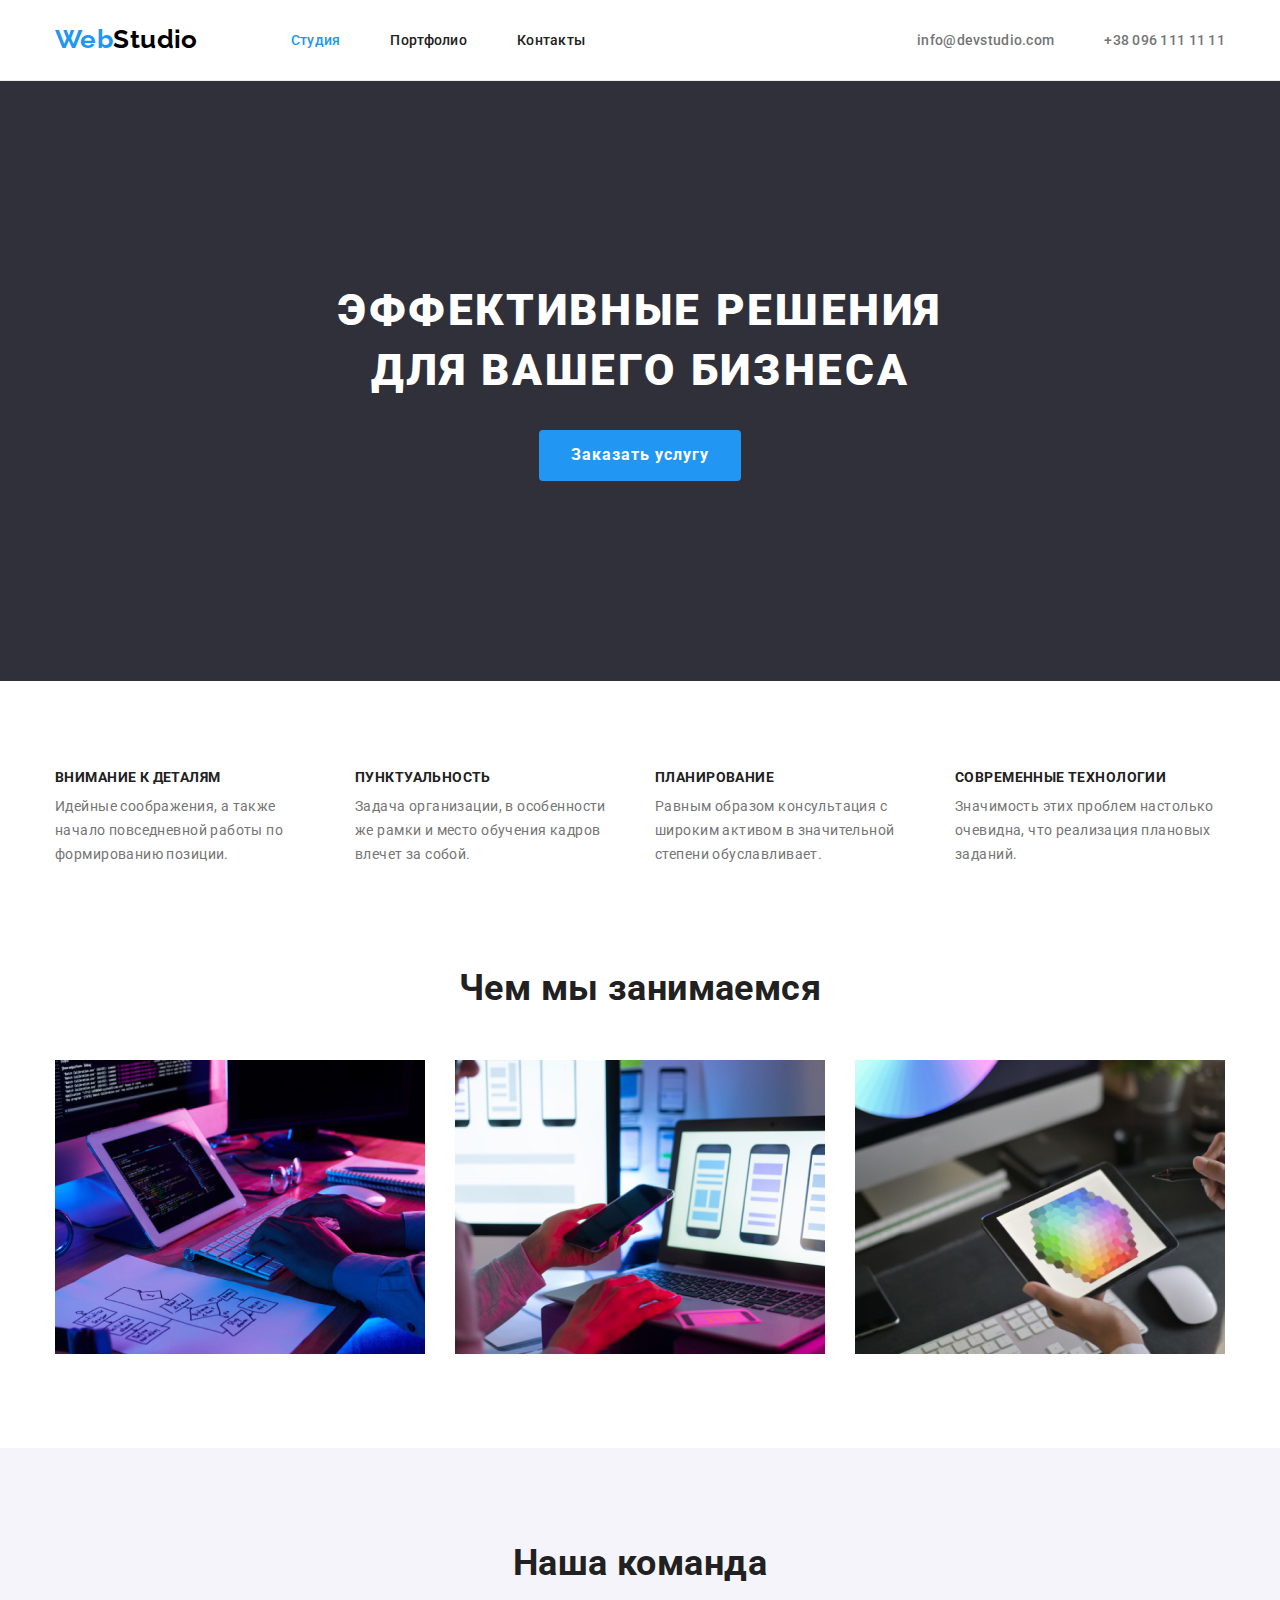
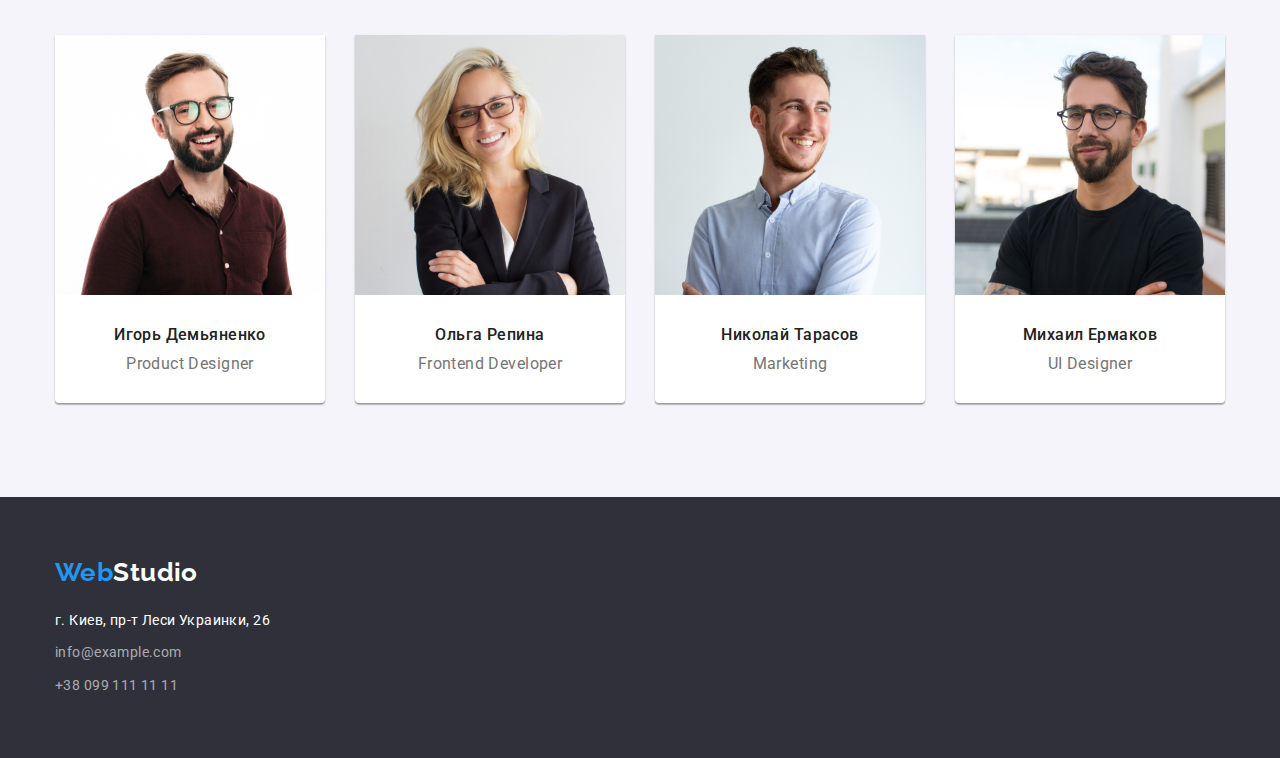
<file: index.html>
<!DOCTYPE html>
<html lang="ru">
<head>
    <meta charset="UTF-8">
    <meta name="viewport" content="width=device-width, initial-scale=1.0">
    <title>WebStudio</title>
    <link rel="stylesheet" href="https://cdnjs.cloudflare.com/ajax/libs/modern-normalize/1.0.0/modern-normalize.min.css">
    <link rel="preconnect" href="https://fonts.gstatic.com">
    <link href="https://fonts.googleapis.com/css2?family=Raleway:wght@700&family=Roboto:wght@400;500;700;900&display=swap" rel="stylesheet">
    <link rel="stylesheet" href="./css/style.css">
</head>
<body>
    <!-- Шапка сайта -->
    <header>
        <div class="container">
            <nav class="nav">
                <a href="./index.html" class="logo link" lang="en">Web<span class="header-studio">Studio</span></a>
                <ul class="list nav-list">
                    <li><a href="./index.html" class="current link">Студия</a></li>
                    <li><a href="./portfolio.html" class="nav-link link">Портфолио</a></li>
                    <li><a href="" class="nav-link link">Контакты</a></li>
                </ul>
            </nav>
            <ul class="list list-contacts">
                <li><a href="mailto:info@devstudio.com"  class="contacts link" target="_blank" lang="en">info@devstudio.com</a></li>
                <li><a href="tel:+380961111111" class="contacts link">+38 096 111 11 11</a></li>                    
            </ul>
        </div>
    </header>
    <main>
        <!-- Герой -->
        <section class="hero">
            <div class="container">               
                <div class="hero-object">
                    <h1 class="hero-title">Эффективные решения для вашего бизнеса</h1>
                    <button type="button" class="button hero-button">Заказать услугу</button>
                </div>
            </div>
        </section>
        <!-- Особенности -->
        <section class="features">
            <div class="container">
                <h2 class="section-title visually-hidden">Особенности</h2>
                <ul class="features-list list">
                    <li>
                        <h3 class="features-title">Внимание к деталям</h3>
                        <p class="features-text">Идейные соображения, а также начало повседневной работы по формированию позиции.</p>
                    </li>
                    <li>
                        <h3 class="features-title">Пунктуальность</h3>
                        <p class="features-text">Задача организации, в особенности же рамки и место обучения кадров влечет за собой.</p>
                    </li>
                    <li>
                        <h3 class="features-title">Планирование</h3>
                        <p class="features-text">Равным образом консультация с широким активом в значительной степени обуславливает.</p>
                    </li>
                    <li>
                        <h3 class="features-title">Современные технологии</h3>
                        <p class="features-text">Значимость этих проблем настолько очевидна, что реализация плановых заданий.</p>
                    </li>
                </ul>
            </div>
        </section>
        <!-- Чем мы занимаемся -->
        <section class="we-doing">
            <div class="container">
                <h2 class="section-title">Чем мы занимаемся</h2>
                <ul class="we-doing-list list">
                    <li>
                        <img src="./images/what-are-we-doing/box-1.jpg" alt="Разработчик верстает сайт" class="list-foto" width="370" height="294"/>
                    </li>
                    <li>
                        <img src="./images/what-are-we-doing/box-2.jpg" alt="Разработчик создает мобильное приложения" class="list-foto" width="370" height="294"/>
                    </li>
                    <li>
                        <img src="./images/what-are-we-doing/box-3.jpg" alt="Дизайнер выбирает цвет на палитре" class="list-foto" width="370" height="294"/>
                    </li>
                </ul>
            </div>
        </section>
        <!-- Наша команда -->
        <section class="team">
            <div class="container">
                <h2 class="section-title">Наша команда</h2>
                <ul class="team-list list">
                    <li>
                        <img src="./images/our-team/team-card-1.jpg"  alt="Фото Игоря Демьяненко" class="team-foto" width="270" height="260"/>
                        <div class="taem-card">
                            <h3 class="team-name">Игорь Демьяненко</h3>
                            <p class="team-position" lang="en">Product designer</p>
                        </div>
                    </li>
                    <li>
                        <img src="./images/our-team/team-card-2.jpg" alt="Фото Ольги Репиной" class="team-foto"  width="270" height="260"/>
                        <div class="taem-card">
                            <h3 class="team-name">Ольга Репина</h3>
                            <p class="team-position" lang="en">Frontend developer</p>
                        </div>
                    </li>
                    <li>
                        <img src="./images/our-team/team-card-3.jpg" alt="Фото Николая Тарасова" class="team-foto"  width="270" height="260"/>
                        <div class="taem-card">
                            <h3 class="team-name">Николай Тарасов</h3>
                            <p class="team-position" lang="en">Marketing</p>
                        </div>
                    </li>
                    <li>
                        <img src="./images/our-team/team-card-4.jpg" alt="Фото Михаила Ермакова" class="team-foto"  width="270" height="260"/>
                        <div class="taem-card">
                            <h3 class="team-name">Михаил Ермаков</h3>
                            <p class="team-position" lang="en">UI designer</p>
                        </div>
                    </li>
                </ul>
            </div>
        </section>
    </main>
    <!-- Подвал -->
    <footer class="footer">
        <div class="container">            
            <a href="./index.html" class="logo link" lang="en">Web<span class="footer-studio">Studio</span></a>
            <address class="footer-address">г. Киев, пр-т Леси Украинки, 26</address>
            <ul class="list">
                <li class="element-list">
                    <a href="mailto:info@example.com" class="footer-email link" target="_blank" lang="en">info@example.com</a>
                </li>
                <li>
                    <a href="tel:+380991111111" class="footer-email link end">+38 099 111 11 11</a>
                </li>
            </ul>            
        </div>
    </footer>
</body>
</html>
</file>
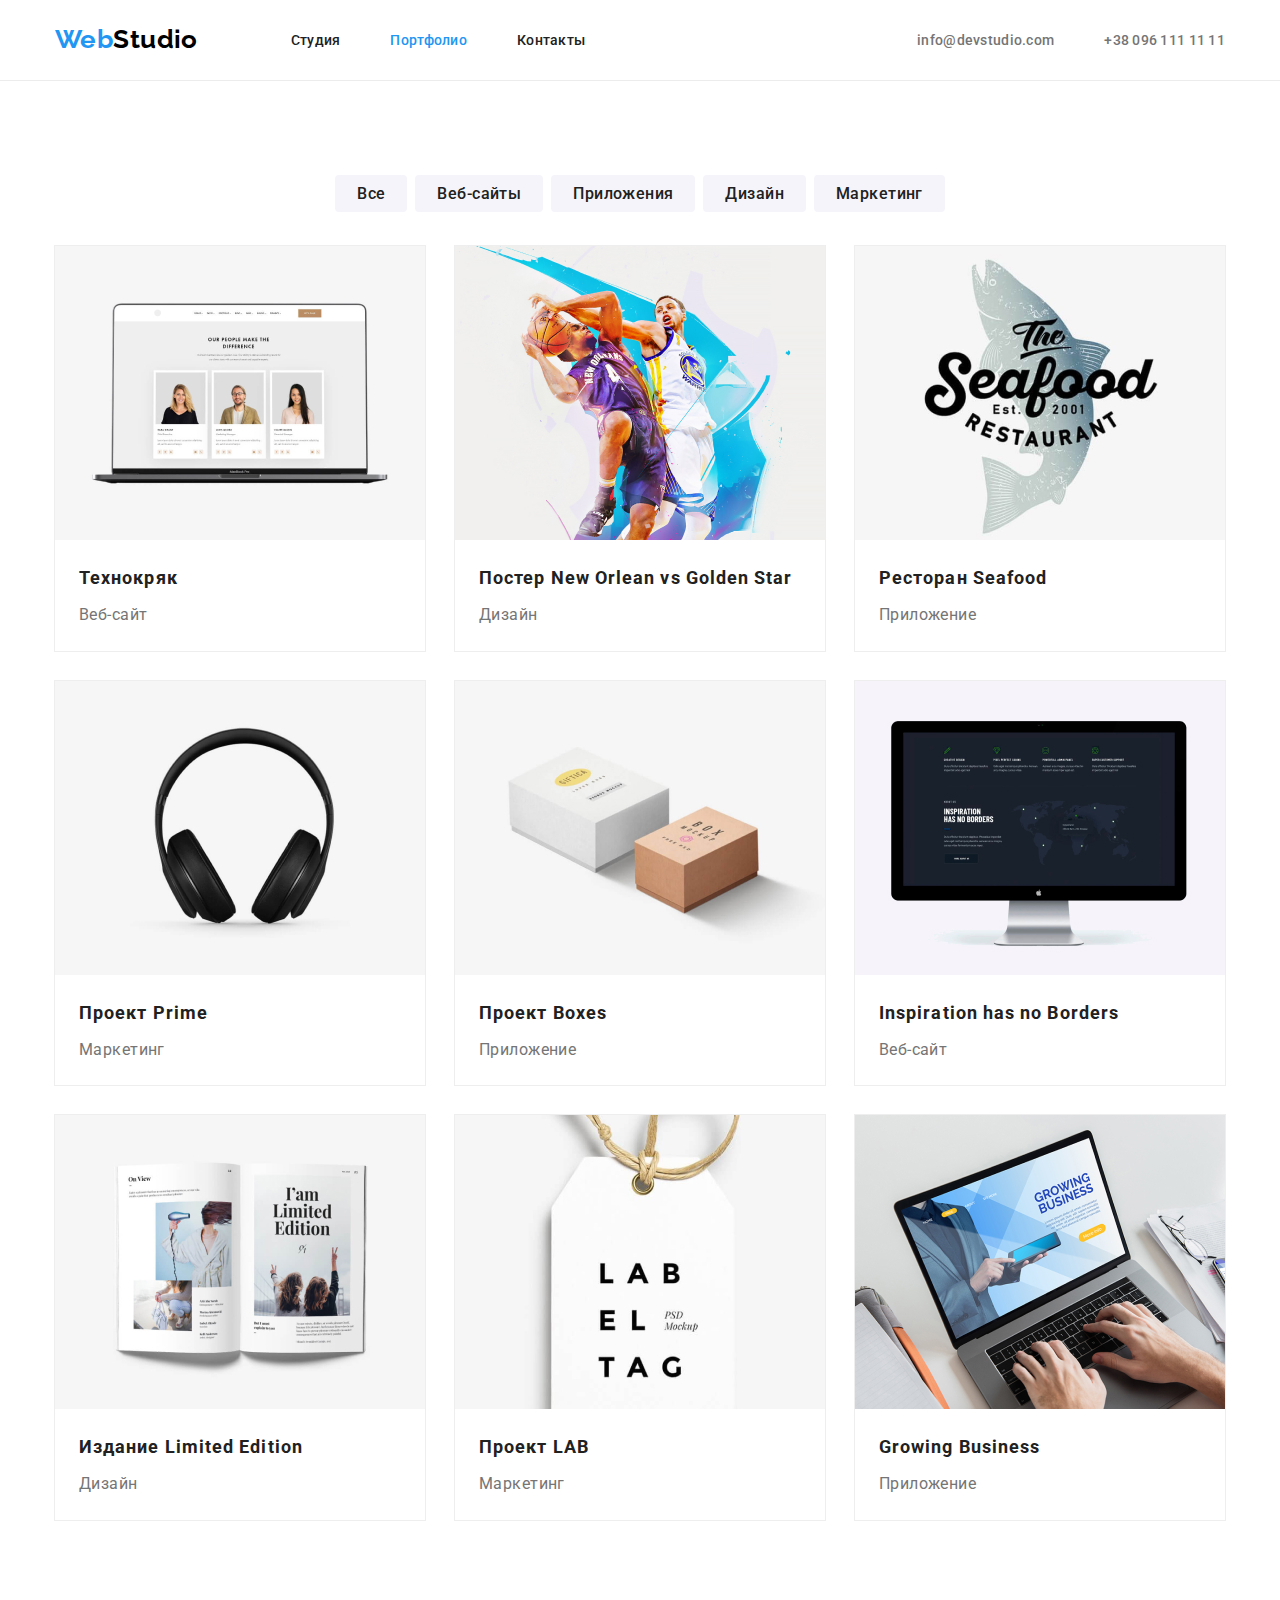
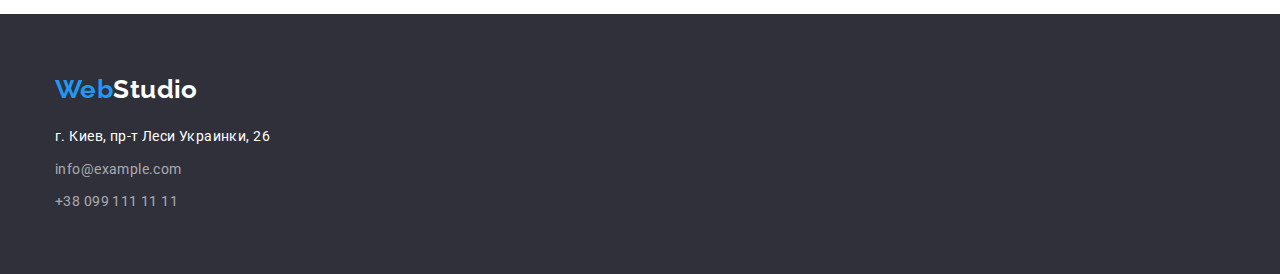
<file: portfolio.html>
<!DOCTYPE html>
<html lang="ru">
<head>
    <meta charset="UTF-8">
    <meta name="viewport" content="width=device-width, initial-scale=1.0">
    <title>WebStudio portfolio</title>
    <link rel="stylesheet" href="https://cdnjs.cloudflare.com/ajax/libs/modern-normalize/1.0.0/modern-normalize.min.css">
    <link rel="preconnect" href="https://fonts.gstatic.com">
    <link href="https://fonts.googleapis.com/css2?family=Raleway:wght@700&family=Roboto:wght@400;500;700;900&display=swap" rel="stylesheet">
    <link rel="stylesheet" href="./css/style.css">
</head>
<body>
    <!-- Шапка сайта -->
    <header>
        <div class="container">
            <nav class="nav">
                <a href="./index.html" class="logo link" lang="en">Web<span class="header-studio">Studio</span></a>
                <ul class="list nav-list">
                    <li><a href="./index.html" class="nav-link link">Студия</a></li>
                    <li><a href="./portfolio.html" class="current link">Портфолио</a></li>
                    <li><a href="" class="nav-link link">Контакты</a></li>
                </ul>
            </nav>
            <ul class="list list-contacts">
                <li><a href="mailto:info@devstudio.com" class="contacts link" target="_blank"
                        lang="en">info@devstudio.com</a></li>
                <li><a href="tel:+380961111111" class="contacts link">+38 096 111 11 11</a></li>
            </ul>
        </div>
    </header>
    <main>
        <!-- Наши работы -->
        <section class="work">
            <div class="container">
                <!--h1 будет скрытым-->
                <h1 class="section-title visually-hidden">Наши работы</h1>
                <ul class="work-filter list">
                    <li>
                        <button type="button" class="button list-buttons">Все</button>
                    </li>
                    <li>
                        <button type="button" class="button list-buttons">Веб-сайты</button>
                    </li>
                    <li>
                        <button type="button" class="button list-buttons">Приложения</button>
                    </li>
                    <li>
                        <button type="button" class="button list-buttons">Дизайн</button>
                    </li>
                    <li>
                        <button type="button" class="button list-buttons">Маркетинг</button>
                    </li>
                </ul>
            
            <!-- Демонстрация наших работ -->
                <ul class="work-list list">
                    <li class="work-element">
                        <a href="" class="link">
                            <img src="./images/our-work/our-work-1.jpg" alt="Веб-сайт Технокряк" width="370" height="294"/>
                            <div class="work-name">
                                <h2 class="work-title">Технокряк</h2>
                                <p class="work-text">Веб-сайт</p>
                            </div>
                        </a>
                    </li>                 
                    <li class="work-element">
                        <a href="" class="link">
                            <img src="./images/our-work/our-work-2.jpg" alt="Дизайн постера New Orlean vs Golden Star" width="370" height="294"/>
                            <div class="work-name">
                                <h2 class="work-title">Постер <span lang="en">New Orlean vs Golden Star</span></h2>
                                <p class="work-text">Дизайн</p>
                            </div>
                        </a>
                    </li>
                    <li class="work-element">
                        <a href="" class="link">
                            <img src="./images/our-work/our-work-3.jpg" alt="Приложение ресторана Seafood" width="370" height="294" />
                            <div class="work-name">
                                <h2 class="work-title">Ресторан <span lang="en">Seafood</span></h2>
                                <p class="work-text">Приложение</p>
                            </div>
                        </a>
                    </li>
                    <li class="work-element">
                        <a href="" class="link">
                            <img src="./images/our-work/our-work-4.jpg" alt="Маркетинг проекта Prime" width="370" height="294" />
                            <div class="work-name">
                                <h2 class="work-title">Проект <span lang="en">Prime</span></h2>                    
                                <p class="work-text">Маркетинг</p>
                            </div>
                        </a>
                    </li>
                    <li class="work-element">
                        <a href="" class="link">
                            <img src="./images/our-work/our-work-5.jpg" alt="Приложение проекта Boxes" width="370" height="294" />
                            <div class="work-name">
                                <h2 class="work-title">Проект <span lang="en">Boxes</span></h2>
                                <p class="work-text">Приложение</p>
                            </div>
                        </a>
                    </li>
                    <li class="work-element">
                        <a href="" class="link">
                            <img src="./images/our-work/our-work-6.jpg" alt="Веб-сайт Inspiration has no Borders" width="370" height="294" />
                            <div class="work-name">
                                <h2 class="work-title" lang="en">Inspiration has no Borders</h2>
                                <p class="work-text">Веб-сайт</p>  
                            </div>
                        </a>                  
                    </li>
                    <li class="work-element">
                        <a href="" class="link">
                            <img src="./images/our-work/our-work-7.jpg" alt="Дизайн издания Limited Edition" width="370" height="294" />
                            <div class="work-name">
                                <h2 class="work-title">Издание <span lang="en">Limited Edition</span></h2>
                                <p class="work-text">Дизайн</p>
                            </div>
                        </a>                    
                    </li>
                    <li class="work-element">
                        <a href="" class="link">
                            <img src="./images/our-work/our-work-8.jpg" alt="Маркетинг проекта LAB" width="370" height="294" />
                            <div class="work-name">
                                <h2 class="work-title">Проект <span lang="en">LAB</span></h2>
                                <p class="work-text">Маркетинг</p> 
                            </div>
                        </a>                   
                    </li>
                    <li class="work-element">
                        <a href="" class="link">
                            <img src="./images/our-work/our-work-9.jpg" alt="Приложение Growing Business" width="370" height="294" />
                            <div class="work-name">
                                <h2 class="work-title" lang="en">Growing Business</h2>
                                <p class="work-text">Приложение</p>
                            </div>
                        </a>                
                    </li>              
                </ul>
            </div>
        </section>
    </main>
    <!-- Подвал -->
    <footer class="footer">
        <div class="container">
            <a href="./index.html" class="logo link" lang="en">Web<span class="footer-studio">Studio</span></a>
            <address class="footer-address">г. Киев, пр-т Леси Украинки, 26</address>
            <ul class="list">
                <li class="element-list">
                    <a href="mailto:info@example.com" class="footer-email link" target="_blank"
                        lang="en">info@example.com</a>
                </li>
                <li>
                    <a href="tel:+380991111111" class="footer-email link end">+38 099 111 11 11</a>
                </li>
            </ul>
        </div>
    </footer>
</body>
</html>
</file>
<file: css/style.css>
:root {
  --text-color: #757575;
  --title-color: #212121;
  --accent-color: #2196f3;
  --hero-title-color: #ffffff;
  --hero-background-color: #2f303a;
  --team-background-color: #f5f4fa;
  --logo-black-color: #000000;
  --footer-background-color: #2f303a;
  --footer-email-tel: rgba(255, 255, 255, 0.6);
  --color-border-portfolio: #eeeeee;
  --header-border-color: #ececec;
}

body {
  font-family: Roboto, sans-serif;
  font-weight: 400;
  font-size: 14px;
  line-height: 1.2;
  letter-spacing: 0.03em;

  background-color: var(--hero-title-color);
  color: var(--text-color);
}

/* Утилиты */

.list {
  list-style: none;

  margin: 0;
  padding: 0;
}

.link {
  text-decoration: none;
}

a {
  cursor: pointer;
}

.visually-hidden {
  position: absolute !important;
  clip: rect(1px 1px 1px 1px); /* IE6, IE7 */
  clip: rect(1px, 1px, 1px, 1px);
  padding: 0 !important;
  border: 0 !important;
  height: 1px !important;
  width: 1px !important;
  overflow: hidden;
}

header {
  border-bottom: 1px solid var(--header-border-color);
}

/* Site navigation */

.container {
  width: 1200px;
  padding-left: 15px;
  padding-right: 15px;
  text-align: center;
  margin-right: auto;
  margin-left: auto;
}

header > .container {
  display: flex;
  justify-content: space-between;
  align-items: center;
  text-align: left;
}

.nav {
  font-weight: 500;
  display: flex;
  align-items: center;
}

.logo {
  color: var(--accent-color);
  font-family: Raleway;
  font-weight: 700;
  font-size: 26px;
}

.nav > .logo {
  margin-right: 93px;
}

.header-studio {
  color: var(--logo-black-color);
}

.nav-list {
  display: flex;
}

.nav-list > li:not(:last-child),
.list-contacts > li:not(:last-child) {
  margin-right: 50px;
}

.nav-list,
.contacts {
  letter-spacing: 0.02em;
}

.nav-link {
  color: var(--title-color);
}

.current,
.nav-link:hover,
.nav-link:focus,
.contacts:hover,
.contacts:focus,
.footer-email:hover,
.footer-email:focus {
  color: var(--accent-color);
}

.nav .link {
  display: block;
  padding: 24px 0px;
}

.nav-list .link,
.list-contacts .link {
  display: block;
  padding-top: 32px;
  padding-bottom: 31px;
}

.features-title,
.section-title,
.work-title {
  margin: 0;
  padding: 0;

  color: var(--title-color);
  font-weight: 700;
}

.contacts {
  color: inherit;
  font-weight: 500;
}

.list-contacts {
  display: flex;
}

/* Hero */

.hero {
  text-align: center;
  background-color: var(--hero-background-color);
  padding-top: 200px;
  padding-bottom: 200px;
}

.hero-object {
  margin-left: auto;
  margin-right: auto;
  width: 696px;
}

.hero-title,
.hero-button {
  letter-spacing: 0.06em;
  color: var(--hero-title-color);
}

.hero-title {
  margin-top: 0;
  margin-bottom: 30px;
  padding: 0;

  font-weight: 900;
  font-size: 44px;
  line-height: 1.36;
  text-transform: uppercase;
}

.button {
  font-family: inherit;
  font-size: 16px;
  border: none;
  border-radius: 4px;
  cursor: pointer;
}

.hero-button {
  padding: 10px 32px;
  min-width: 200px;

  font-weight: 700;
  line-height: 1.88;

  background-color: var(--accent-color);
}

/* Section features */

.features {
  padding-top: 88px;
  padding-bottom: 100px;
}

.features > .container {
  text-align: left;
}

.features-list {
  display: flex;
}

.features-list > li {
  width: calc((100% - (3 * 30px)) / 4);
}

.features-list > li:not(:last-child) {
  margin-right: 30px;
}

.features-title {
  margin-bottom: 10px;

  font-size: inherit;
  text-transform: uppercase;
}

.features-text {
  margin-top: 0;
  margin-bottom: 0;

  line-height: 1.7;
}

/* What are we doing */
.we-doing {
  padding-bottom: 94px;
}

.section-title {
  margin-bottom: 50px;

  font-size: 36px;
}

.we-doing-list {
  display: flex;
}

.we-doing-list > li:not(:last-child) {
  margin-right: 30px;
}

.list-foto {
  display: block;
}

/* Our team */

.team > .container {
  margin-bottom: 0;
}

.team {
  padding-top: 94px;
  padding-bottom: 94px;

  background-color: var(--team-background-color);
}

.team-list {
  display: flex;
}

.team-list > li {
  box-shadow: 0px 1px 3px rgba(0, 0, 0, 0.12), 0px 1px 1px rgba(0, 0, 0, 0.14),
    0px 2px 1px rgba(0, 0, 0, 0.2);
  border-radius: 0px 0px 4px 4px;

  background-color: var(--hero-title-color);
}

.team-list > li:not(:last-child) {
  margin-right: 30px;
}

.team-foto {
  display: block;
}

.taem-card {
  padding: 30px;
}

.team-name,
.team-position {
  font-size: 16px;
}

.team-name {
  margin-top: 0;
  margin-bottom: 10px;

  font-weight: 500;

  color: var(--title-color);
}

.team-position {
  margin-top: 0;
  margin-bottom: 0px;

  text-transform: capitalize;
}

/* Footer */

.footer .logo {
  display: inline-block;
  margin-bottom: 20px;
}

.footer > .container {
  text-align: left;
}

.footer {
  padding-top: 60px;
  padding-bottom: 60px;

  background-color: var(--footer-background-color);
}

.footer-studio,
.footer-address {
  color: var(--hero-title-color);
}

.footer-address,
.footer-email {
  display: block;
  line-height: 1.7;
}

.element-list {
  margin-bottom: 9px;
}

.footer-address {
  margin-bottom: 9px;

  font-style: normal;
}

.footer-email {
  display: inline-block;

  color: var(--footer-email-tel);
}

/* Portfolio.html */

.work {
  padding-top: 94px;
  padding-bottom: 94px;
}

.work-filter {
  display: flex;
  justify-content: center;
  margin-bottom: 34px;
}

.work-filter > li:not(:last-child) {
  margin-right: 8px;
}

.list-buttons {
  padding: 6px 22px;

  font-weight: 500;
  line-height: 1.6;
  letter-spacing: inherit;

  color: var(--title-color);
  background-color: var(--team-background-color);
}

.list-buttons:focus,
.list-buttons:hover {
  color: var(--hero-title-color);
  background-color: var(--accent-color);
}

.work-list {
  display: flex;
  flex-wrap: wrap;
}

.work-element {
  margin-right: 30px;
  margin-bottom: 30px;

  width: calc((100% - (2 * 30px)) / 3);

  outline: 1px solid var(--color-border-portfolio);
}

.work-element > .link,
.work-element img {
  display: block;
}

.work-element:nth-child(3n) {
  margin-right: 0;
}

.work-element:nth-last-child(-n + 3) {
  margin-bottom: 0;
}
.work-title {
  margin-bottom: 4px;

  font-size: 18px;
  line-height: 2;
  letter-spacing: 0.06em;
}

.work-text {
  margin-top: 0;
  margin-bottom: 0;

  font-size: 16px;
  line-height: 1.9;

  color: var(--text-color);
}

.work-name {
  text-align: left;
  padding: 20px 24px;
}
</file>
